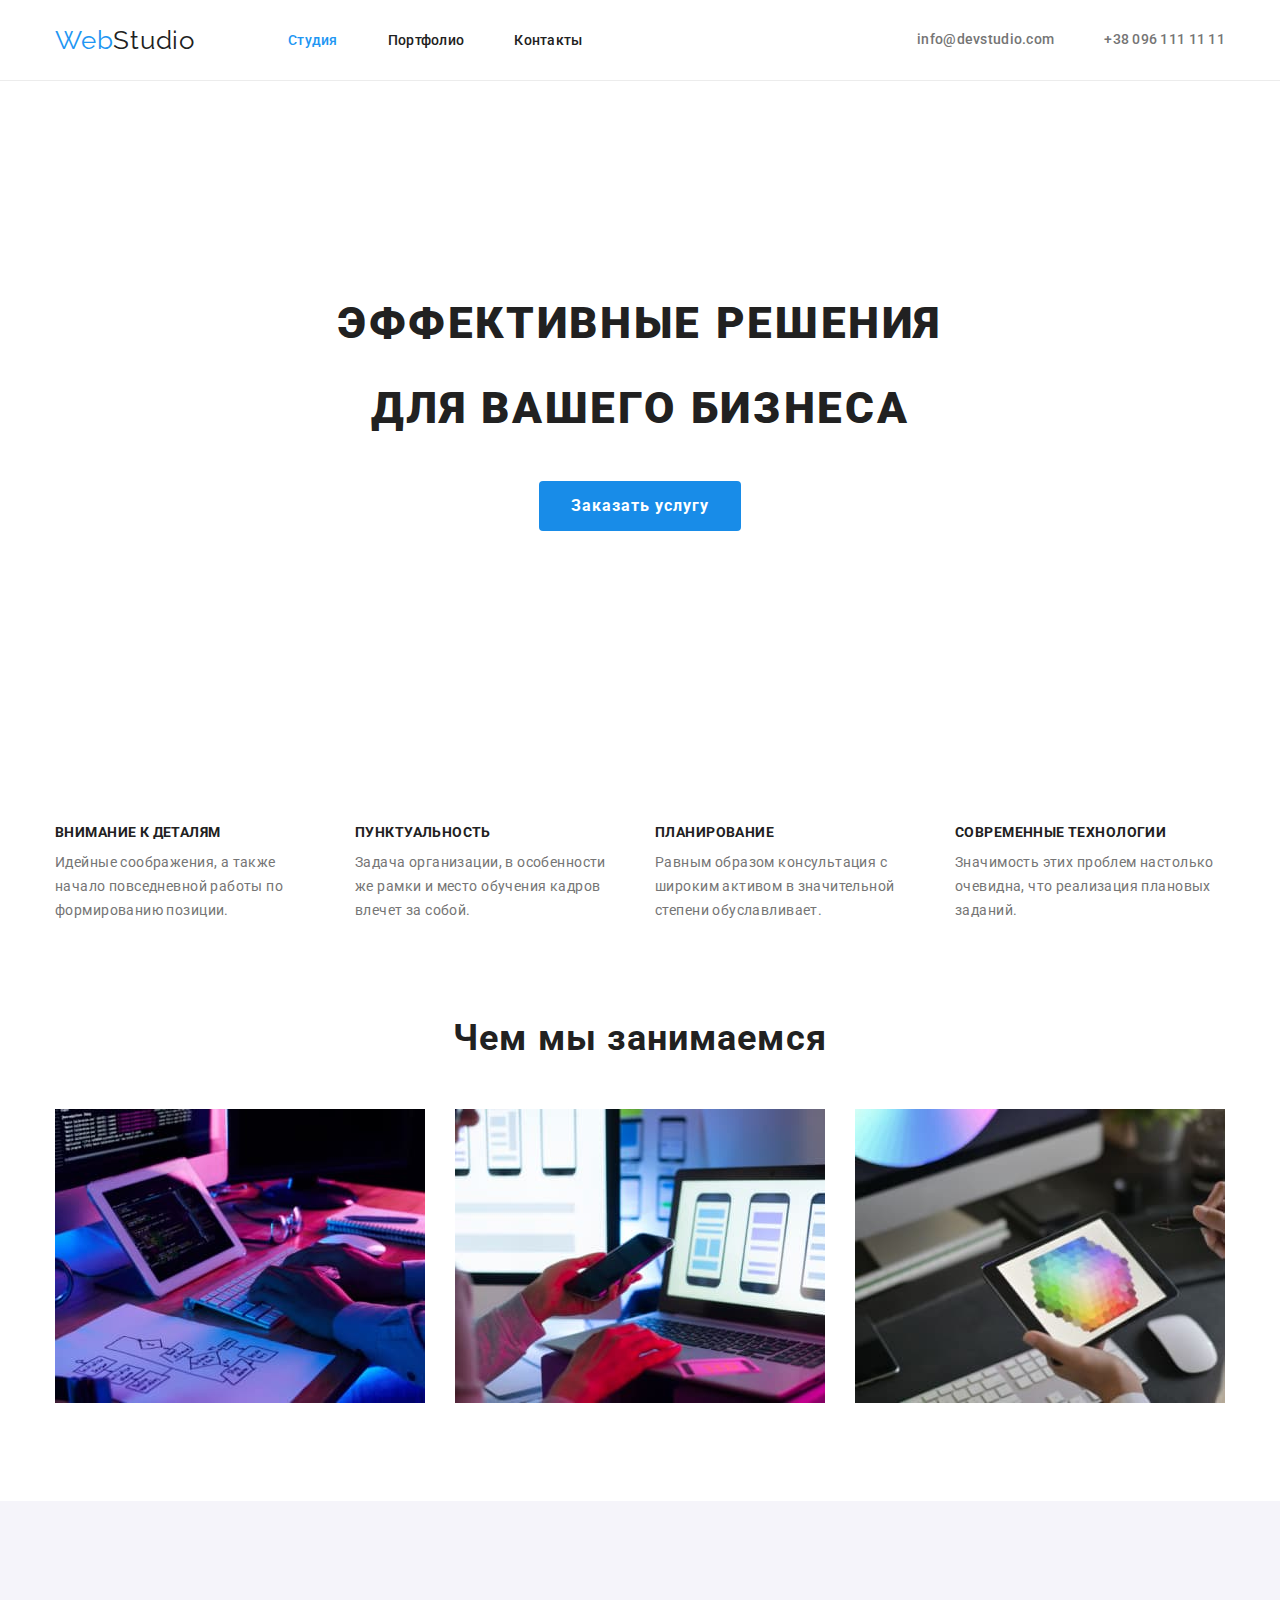
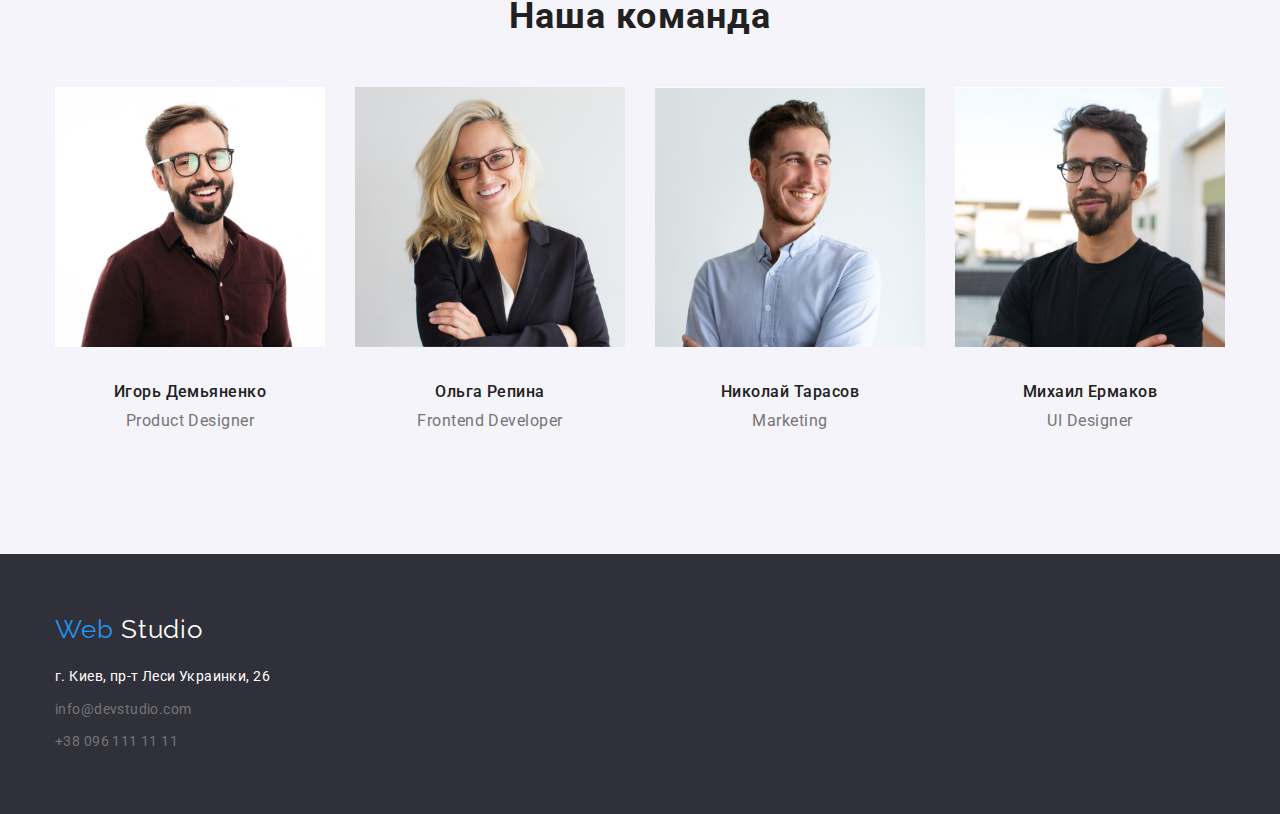
<file: index.html>
<!DOCTYPE html>
<html lang="en">
<head>
    <meta charset="UTF-8">
    <meta http-equiv="X-UA-Compatible" content="IE=edge">
    <meta name="viewport" content="width=device-width, initial-scale=1.0">
    <title>homework-03</title>
    <link href="https://fonts.googleapis.com/css2?family=Raleway:wght@700&family=Roboto:wght@400;500;700;900&display=swap" rel="stylesheet">
    <link rel="stylesheet" href="https://cdnjs.cloudflare.com/ajax/libs/modern-normalize/1.1.0/modern-normalize.min.css">
    <link rel="stylesheet" href="css/common.css">
    <link rel="stylesheet" href="css/studia.css">
</head>
<body>
    <!-- шапка -->
    <header class="heder-line">
            <div class="container main-nav"> 
                <a href="./index.html" class="logo">Web<span class="logo-black">Studio</span></a> 
                <nav>             
                    <ul class="menu-nav list">
                        <li class="menu-item"><a href="./index.html" class="link current">Студия</a></li>
                        <li class="menu-item"><a href="./portfolio.html" class="link">Портфолио</a></li>
                        <li class="menu-item"><a href="" class="link">Контакты</a></li>
                    </ul>
                </nav>
                <ul class="contact-section list">
                    <li class="contact-item"><a href="mailto:info@devstudio.com" class="link">info@devstudio.com</a></li>
                    <li class="contact-item"><a href="tel:+380961111111" class="link">+38 096 111 11 11</a></li>
                </ul>
            </div>
    </header>
    <!-- главный контент -->
    <main>

        <!-- герой -->
            <section class="hero">
                <div class="container">
                <h1 class="hero-title">эффективные решения для вашего бизнеса</h1>
                <button type="button" class="button pointer">Заказать услугу</button>
                </div>
            </section>
        <!-- особенности -->
        <section class="features">
            <div class="container ">
                <h2 class="section-name">особенности</h2>
                <ul class="feature list">                
                    <li class="item">
                        <h3 class="title">внимание к деталям</h3>
                        <p class="text">Идейные соображения, а также начало повседневной работы по формированию позиции.</p>
                    </li>
                    <li class="item">
                        <h3 class="title">пунктуальность</h3>
                        <p class="text">Задача организации, в особенности же рамки и место обучения кадров влечет за собой.</p>
                    </li>
                    <li class="item">
                        <h3 class="title">планирование</h3>
                        <p class="text">Равным образом консультация с широким активом в значительной степени обуславливает.</p>
                    </li>
                    <li class="item">
                        <h3 class="title">современные технологии</h3>
                        <p class="text">Значимость этих проблем настолько очевидна, что реализация плановых заданий.</p>
                    </li>
                </ul>           
            </div>    
        </section>
        <!-- виды деятельности -->
        <section class="work">
            <div class="container">
                <h2 class="work-title">Чем мы занимаемся</h2>
            <ul class="work-list list">
                <li class="example"><a href=""><img src="./images/gadget/noteboock.jpg" alt="набор текста на клавиатуре" width="370"></a></li>
                <li class="example"><a href=""><img src="././images/gadget/phone.jpg" alt="подключение телефона к ноутбуку" width="370"></a></li>
                <li class="example"><a href=""><img src="./images/gadget/tablet.jpg" alt="работа с планшетом" width="370"></a></li>
            </ul>
            </div>
        </section>
        <!-- наша команда -->
        <section class="team-section">
            <div class="team container">
                <h2 class="team-title">Наша команда</h2>
            <ul class="team-list list">
                <li class="item">
                    <img src="./images/team/Igor.jpg" alt="фото игорь" width="270" height="260" >
                    <div class="team-name">
                        <h3 class="team-card">Игорь Демьяненко</h3>
                        <p class="team-position" lang="en">Product Designer</p>
                    </div>
                </li>
                <li class="item">
                    <img src="./images/team/Olga.jpg" alt="фото ольга" width="270" height="260">
                    <div class="team-name">
                        <h3 class="team-card">Ольга Репина</h3>
                        <p class="team-position" lang="en">Frontend Developer</p>
                    </div>
                </li>
                <li class="item">
                    <img src="./images/team/Nikolaj.jpg" alt="фото николай" width="270" height="260">
                    <div class="team-name">
                        <h3 class="team-card">Николай Тарасов</h3>
                        <p class="team-position" lang="en">Marketing</p>
                    </div>
                </li>
                <li class="item">
                    <img src="./images/team/Mihail.jpg" alt="фото михаил" width="270" height="260">
                    <div class="team-name">
                        <h3 class="team-card">Михаил Ермаков</h3>
                        <p class="team-position" lang="en">UI Designer</p>
                    </div>
                </li>
            </ul>
            </div>
        </section>
    </main >
    <!-- подвал -->
    <footer class="footer-section">
        <div class="container footer">
            <a href="./index.html" class="logo">Web <span class="logo-white">Studio</span></a>      
        <address class="adres-section">   
                    <p class="adres-place">г. Киев, пр-т Леси Украинки, 26</p>       
                    <a href="mailto:info@devstudio.com" class="footer-link">info@devstudio.com</a>
                    <a href="tel:+380961111111" class="footer-link ">+38 096 111 11 11</a>                                                     
        </address>
        </div>
    </footer>
    </body>
</html>
</file>
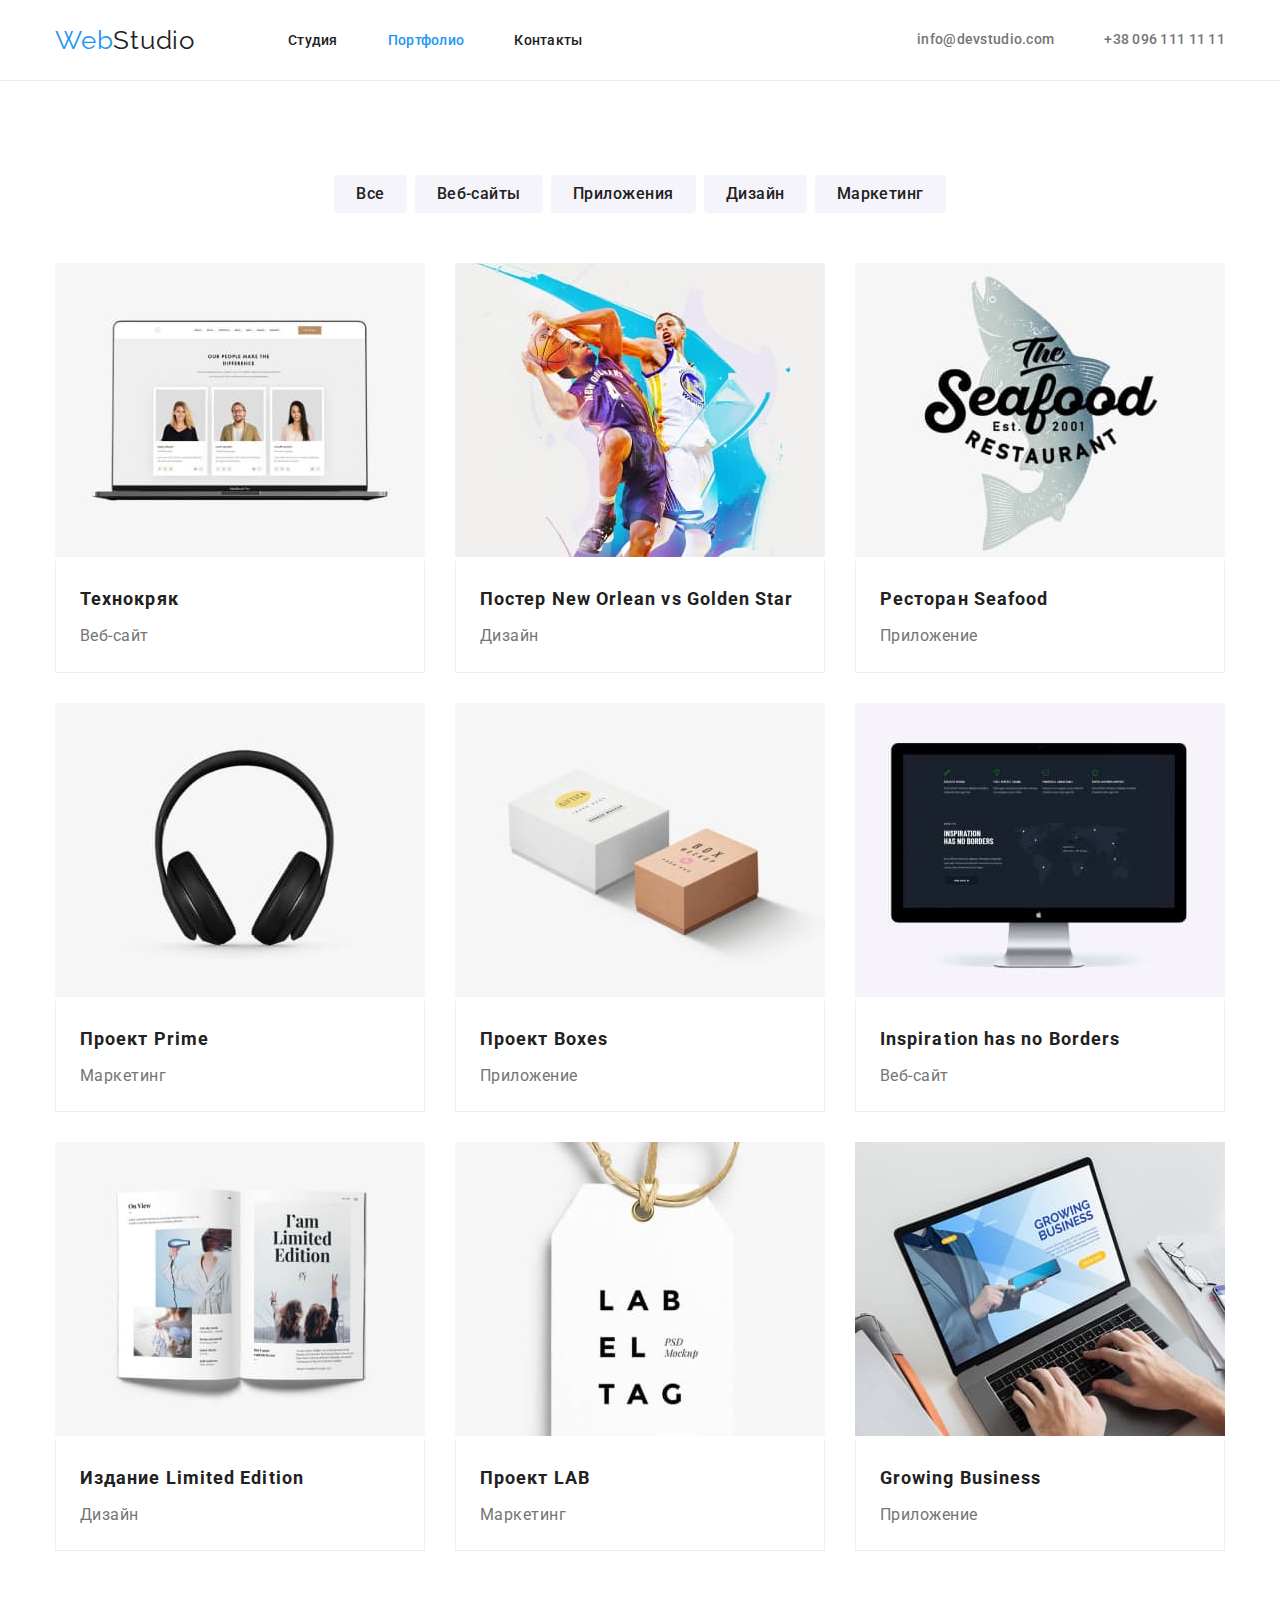
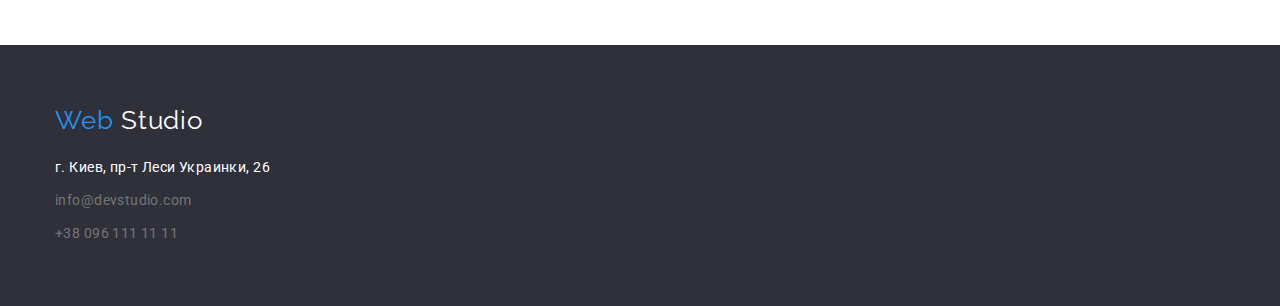
<file: portfolio.html>
<!DOCTYPE html>
<html lang="en">
<head>
    <meta charset="UTF-8">
    <meta http-equiv="X-UA-Compatible" content="IE=edge">
    <meta name="viewport" content="width=device-width, initial-scale=1.0">
    <title>homework-02</title>
    <link href="https://fonts.googleapis.com/css2?family=Raleway:wght@700&family=Roboto:wght@400;500;700;900&display=swap" rel="stylesheet">
    <link rel="stylesheet" href="https://cdnjs.cloudflare.com/ajax/libs/modern-normalize/1.1.0/modern-normalize.min.css">
    <link rel="stylesheet" href="css/common.css">
    <link rel="stylesheet" href="css/portfolio.css">
</head>
<body>
    <!-- шапка -->
    <header class="heder-line">
      <div class="container main-nav">              
              <a href="./index.html" class="logo">Web<span class="logo-black">Studio</span></a> 
          <nav>
              <ul class="menu-nav list">
                  <li class="menu-item"><a href="./index.html" class="link">Студия</a></li>
                  <li class="menu-item"><a href="./portfolio.html" class="link current">Портфолио</a></li>
                  <li class="menu-item"><a href="" class="link">Контакты</a></li>
              </ul>
          </nav>
          <ul class="contact-section list">
              <li class="contact-item"><a href="mailto:info@devstudio.com" class="link">info@devstudio.com</a></li>
              <li class="contact-item"><a href="tel:+380961111111" class="link">+38 096 111 11 11</a></li>
          </ul>
      </div>
    </header>
    <!-- главный контент -->
    <main>
        <!-- фильтр -->
        <section class="filtr-content">
            <div class="container">
              <h1 class="name-section">Фильтр</h1>
            <ul class="btn-filtr list">
                <li class="item"><button type="button" class="button pointer">Все</button></li>
                <li class="item"><button type="button" class="button pointer">Веб-сайты</button></li>
                <li class="item"><button type="button" class="button pointer">Приложения</button></li>
                <li class="item"><button type="button" class="button pointer">Дизайн</button></li>
                <li class="item"><button type="button" class="button pointer">Маркетинг</button></li>
            </ul>
            <ul class=" filtr-project list">
                <li class="flex-elements">
                  <a href="">
                    <img src="./images/portfolio/techno.jpg" alt="команда на экране ноута" width="370">
                    <div class="project-style">
                      <h2 class="projects-title">Технокряк</h2>
                      <p class="projects-types">Веб-сайт</p>
                      <p class="projects-comments">Lorem ipsum dolor sit amet.</p>
                    </div>
                  </a> 
                </li>
                <li class="flex-elements">                 
                    <a href="">
                      <img src="./images/portfolio/poster.jpg"  alt="баскетболисты с мячом" width="370">                      
                        <div class="project-style">
                          <h2 class="projects-title">Постер New Orlean vs Golden Star</h2>
                          <p class="projects-types">Дизайн</p>
                          <p class="projects-comments">Lorem ipsum dolor sit amet.</p>
                        </div>                      
                    </a>                   
                </li>
                <li class="flex-elements">
                  <a href="">
                    <img src="./images/portfolio/restaurant.jpg" alt="рыба с надписью" width="370">
                    <div class="project-style">
                      <h2 class="projects-title">Ресторан Seafood</h2>
                      <p class="projects-types">Приложение</p>
                      <p class="projects-comments">Lorem ipsum dolor sit amet.</p>
                    </div>
                  </a>                                         
                </li>
                <li class="flex-elements">
                  <a href="">
                    <img src="./images/portfolio/prime.jpg"  alt="наушники" width="370">
                    <div class="project-style">
                      <h2 class="projects-title">Проект Prime</h2>
                      <p class="projects-types">Маркетинг</p>
                      <p class="projects-comments">Lorem ipsum dolor sit amet.</p> 
                    </div>                 
                  </a>
                </li>
                <li class="flex-elements">
                    <a href="">
                    <img src="./images/portfolio/box.jpg"  alt="маленькая и большая коробочка" width="370">
                    <div class="project-style">
                      <h2 class="projects-title">Проект Boxes</h2>
                      <p class="projects-types">Приложение</p>
                      <p class="projects-comments">Lorem ipsum dolor sit amet.</p>
                    </div>
                    </a>                                          
                </li>
                <li class="flex-elements">
                  <a href="">
                    <img src="./images/portfolio/Inspiration.jpg"  alt="монитор с картой мира" width="370">
                    <div class="project-style">
                      <h2 class="projects-title">Inspiration has no Borders</h2>
                      <p class="projects-types">Веб-сайт</p>
                      <p class="projects-comments">Lorem ipsum dolor sit amet.</p> 
                    </div>
                  </a>                      
                </li>
                <li class="flex-elements">
                    <a href="">
                    <img src="./images/portfolio/book.jpg"  alt="разворот книги" width="370">
                    <div class="project-style">
                      <h2 class="projects-title">Издание Limited Edition</h2>
                      <p class="projects-types">Дизайн</p>
                      <p class="projects-comments">Lorem ipsum dolor sit amet.</p>
                    </div>
                    </a>                      
                </li>
                <li class="flex-elements">
                    <a href="">
                    <img src="./images/portfolio/LAB.jpg"  alt="этикетка" width="370">
                    <div class="project-style">
                      <h2 class="projects-title">Проект LAB</h2>
                      <p class="projects-types">Маркетинг</p>
                      <p class="projects-comments">Lorem ipsum dolor sit amet.</p>
                    </div>
                    </a>                                       
                </li>
                <li class="flex-elements">
                  <a href="">
                    <img src="./images/portfolio/Growing.jpg"  alt="работа на ноутбуке" width="370">
                    <div class="project-style">
                      <h2 class="projects-title">Growing Business</h2>
                      <p class="projects-types">Приложение</p>
                      <p class="projects-comments">Lorem ipsum dolor sit amet.</p>
                    </div>
                  </a>                             
                </li>
            </ul>
            </div>
        </section>
        
    </main>
    <!-- подвал -->
    <footer class="footer-section">
      <div class="container footer">
          <a href="./index.html" class="logo flog">Web <span class="logo-white">Studio</span></a>      
      <address class="adres-section">   
                  <p class="adres-place">г. Киев, пр-т Леси Украинки, 26</p>       
                  <a href="mailto:info@devstudio.com" class="footer-link">info@devstudio.com</a>
                  <a href="tel:+380961111111" class="footer-link ">+38 096 111 11 11</a>                                                     
      </address>
      </div>
    </footer>
</body>
</html>
</file>
<file: css/common.css>
html{box-sizing: border-box;}

*,
*::before,
*::after {
  box-sizing:inherit;
}
:root{
    --title-text-color: #212121;
    --text-color:#757575;
    --akcent-color: #2196F3;
    --akcen-color-button:#188CE8;
    --primeri-white-color:#FFFFFF;

}

body{
    background-color: var(--primeri-white-color);
    color: var(--text-color);
    font-family: Roboto, sans-serif;
}
h1,h2,h3,p,li,ul{
    margin-top: 0;
    margin-bottom: 0;
}

.list{
    list-style: none;
    padding: 0;
    margin: 0;
    
}
a {text-decoration: none;
} 
.container{
    width: 1200px;
    margin-left: auto;
    margin-right:auto;
    padding-left: 15px;
    padding-right: 15px;  
    /* outline: 2px solid red;   */

}
/* site logo */

.logo{
    color:var(--akcent-color);
    font-family: Raleway,sans-serif;
    font-size: 26px;
    line-height: 1.19;
    letter-spacing: 0.03em;
    
}
.logo-black{
    color: var(--title-text-color) ;
    
}
.logo-white{ 
    color:var(--primeri-white-color);

}


.heder-line{
    border-bottom: 1px solid #ECECEC;
}


/* site nav */
.main-nav{
    display: flex;
    align-items: center;
    
}

.menu-nav{
display: flex;
margin-left: 93px;
}

.menu-nav .menu-item:not(:last-child){
margin-right: 50px;
}

.menu-nav .link{
    padding-top: 32px;
    padding-bottom: 32px;
    
    color: var(--title-text-color);
    font-weight: 500;
    font-size: 14px;
    line-height: 1.14 ;
    letter-spacing: 0.02em;

}
.menu-nav .link:hover,
.menu-nav .link:focus{
    color: var(--akcent-color);
}
.menu-nav .link.current{
    color: var(--akcent-color);
}




/* contact section */
.contact-section{
    display: flex;
    margin-left: auto;
}
.contact-section .contact-item + .contact-item{
    margin-left: 50px;
}

.contact-section .link{
    display: block;
    padding-top: 32px;
    padding-bottom: 32px;
    
    color: var(--text-color);
    font-weight: 500;
    font-size: 14px;
    line-height: 1.14;
    letter-spacing: 0.02em;
    
}
.contact-section .link:hover,
.contact-section .link:focus{
    color:var(--akcent-color);
}


/* adres-section */
.adres-section{
    margin-top: 20px;
    color: #FFFFFF;
    font-style: normal;
    font-weight: 400;
    font-size: 14px;
    line-height: 1.71;   
    letter-spacing: 0.03em;
}
.adres-section .footer-link{
    color: var(--text-color);
    margin-top: 9px;
    display: block;
    margin-top: 9px;
}


.footer-link:hover,
.footer-link:focus{
    color:var(--akcent-color);
}

.pointer {
    cursor: pointer;
} 



.footer-section{
    display: flex;
    padding-top: 60px;
    padding-bottom: 60px;
    background-color: #2F303A;
    
}
</file>
<file: css/studia.css>
/* hero */
.hero{
    display: flex;
    text-align:center;
    padding-top: 200px;
    padding-bottom: 200px;

}

.hero .hero-title{
    width: 696px;
    margin-left: auto;
    margin-right: auto;
    margin-bottom: 30px;

    color: var(--title-text-color);
    font-weight: 900;
    font-size: 44px;
    font-style: normal;
    line-height: 1.93;
    letter-spacing: 0.06em;
    text-transform: uppercase;

}
/* hero-button*/
.button{
    display: inline-block;
    min-width: 200px;
    padding: 10px 32px;
    text-align: center;
    border-radius: 4px;
    border-style: none;


    background-color: var(--akcen-color-button);
    color: var(--primeri-white-color);
    font-weight: 700;
    font-size: 16px;
    line-height: 1.88;
    letter-spacing: 0.06em;
    font-family: inherit;
    

}


/* section-features*/
.features{
    padding-top: 94px;
    padding-bottom: 94px;

}
.feature{
    display: flex;

}
.feature .item{
    width: 270px;
}
.section-name{
    display: none;
}
.features .item +.item{
    margin-left: 30px;
}
.features .title{
    margin-left: auto;
    margin-right: auto;

    color:var(--title-text-color);
    text-transform: uppercase;
    font-weight: 700;
    font-size: 14px;
    line-height: 1.14;
    letter-spacing: 0.03em;
    margin-bottom: 10px;
    
}
.features .text{
    font-size: 14px;
    font-weight: 400;
    line-height: 1.71;
    letter-spacing: 0.03em;
    
    
}



    /* work-section */
.work-list{
    display:flex;
}

.work{
    padding-bottom: 94px;

}
.work-title{
    color:var(--title-text-color);
    text-align: center;
    font-size: 36px;
    line-height: 1.17;
    font-weight: 700;
    letter-spacing: 0.03em;
    /* padding-top: 94px; */
    margin-bottom: 50px;

}

.work-list .example +.example{
    margin-left: 30px;
}



 /* team-section */

.team-section{
    background-color: #F5F4FA;
    padding-bottom: 94px;
}
.team-list{
    display: flex;
    text-align: center;

}
.team-list .item +.item{
    margin-left: 30px;
}
.team .team-title{
    color:var(--title-text-color);
    font-size: 36px;
    line-height: 1.17;
    font-weight: 700;
    letter-spacing: 0.03em;
    padding-top: 94px;
    padding-bottom: 50px;
    text-align: center;
}
.team .team-card{
    color: var(--title-text-color);
    font-size: 16px;
    font-weight: 500;
    line-height:1.19 ;
    letter-spacing: 0.03em;
   

}
.team-position{
    padding-top: 10px;
    font-size: 16px;
    font-weight: 400;
    line-height: 1.19;
    letter-spacing: 0.03em;

}
.team-name{
    padding-top: 30px;
    padding-bottom: 30px;
}
</file>
<file: css/portfolio.css>
.name-section{
    display: none;
}

.filtr-project{
    display: flex;
    flex-wrap: wrap;

}
.filtr-content{
    padding-top: 94px;
    padding-bottom: 94px;

}
/* button-filter */
.btn-filtr{
    display: flex;
    justify-content: center;
    margin-bottom: 50px;

}

.btn-filtr .item + .item{
    margin-left: 8px;
}
.button{
    background-color:#F5F4FA;
    color: var(--title-text-color);
    font-weight: 500;
    font-size: 16px;
    line-height: 1.63;
    letter-spacing: 0.03em;
    font-family: inherit;
    display: inline-block;
    border-radius: 4px;
    border-style: none;
    padding: 6px 22px;

}
.button:hover, 
.button:focus{
    background-color:var(--akcent-color);
    color: #FFFFFF;

}

.flex-elements{
    width: ((100%-60px)/3);

}



.flex-elements:not(:nth-last-child(-n+3)){
    margin-bottom: 30px;
}

.flex-elements:not(:nth-child(3n)){
    margin-right: 30px;

}
.project-style{
    padding: 20px 24px;
    border-bottom: 1px solid #EEEEEE;
    border-left: 1px solid #EEEEEE;
    border-right: 1px solid #EEEEEE;
}

/* projects */

.projects-title{
    color: var(--title-text-color);
    font-weight: 700;   
    font-size: 18px;
    line-height: 2;
    letter-spacing: 0.06em;
    padding-bottom: 4px;

}
.projects-types{
    color: var(--text-color);
    font-size: 16px;
    font-weight: 400;
    line-height: 1.88;
    letter-spacing: 0.03em;
    

}
.projects-comments{
    color: var(--text-color);
    font-size: 16px;
    font-weight: 400;
    line-height: 1.88;
    letter-spacing: 0.03em;
    display: none;

    
}
</file>
